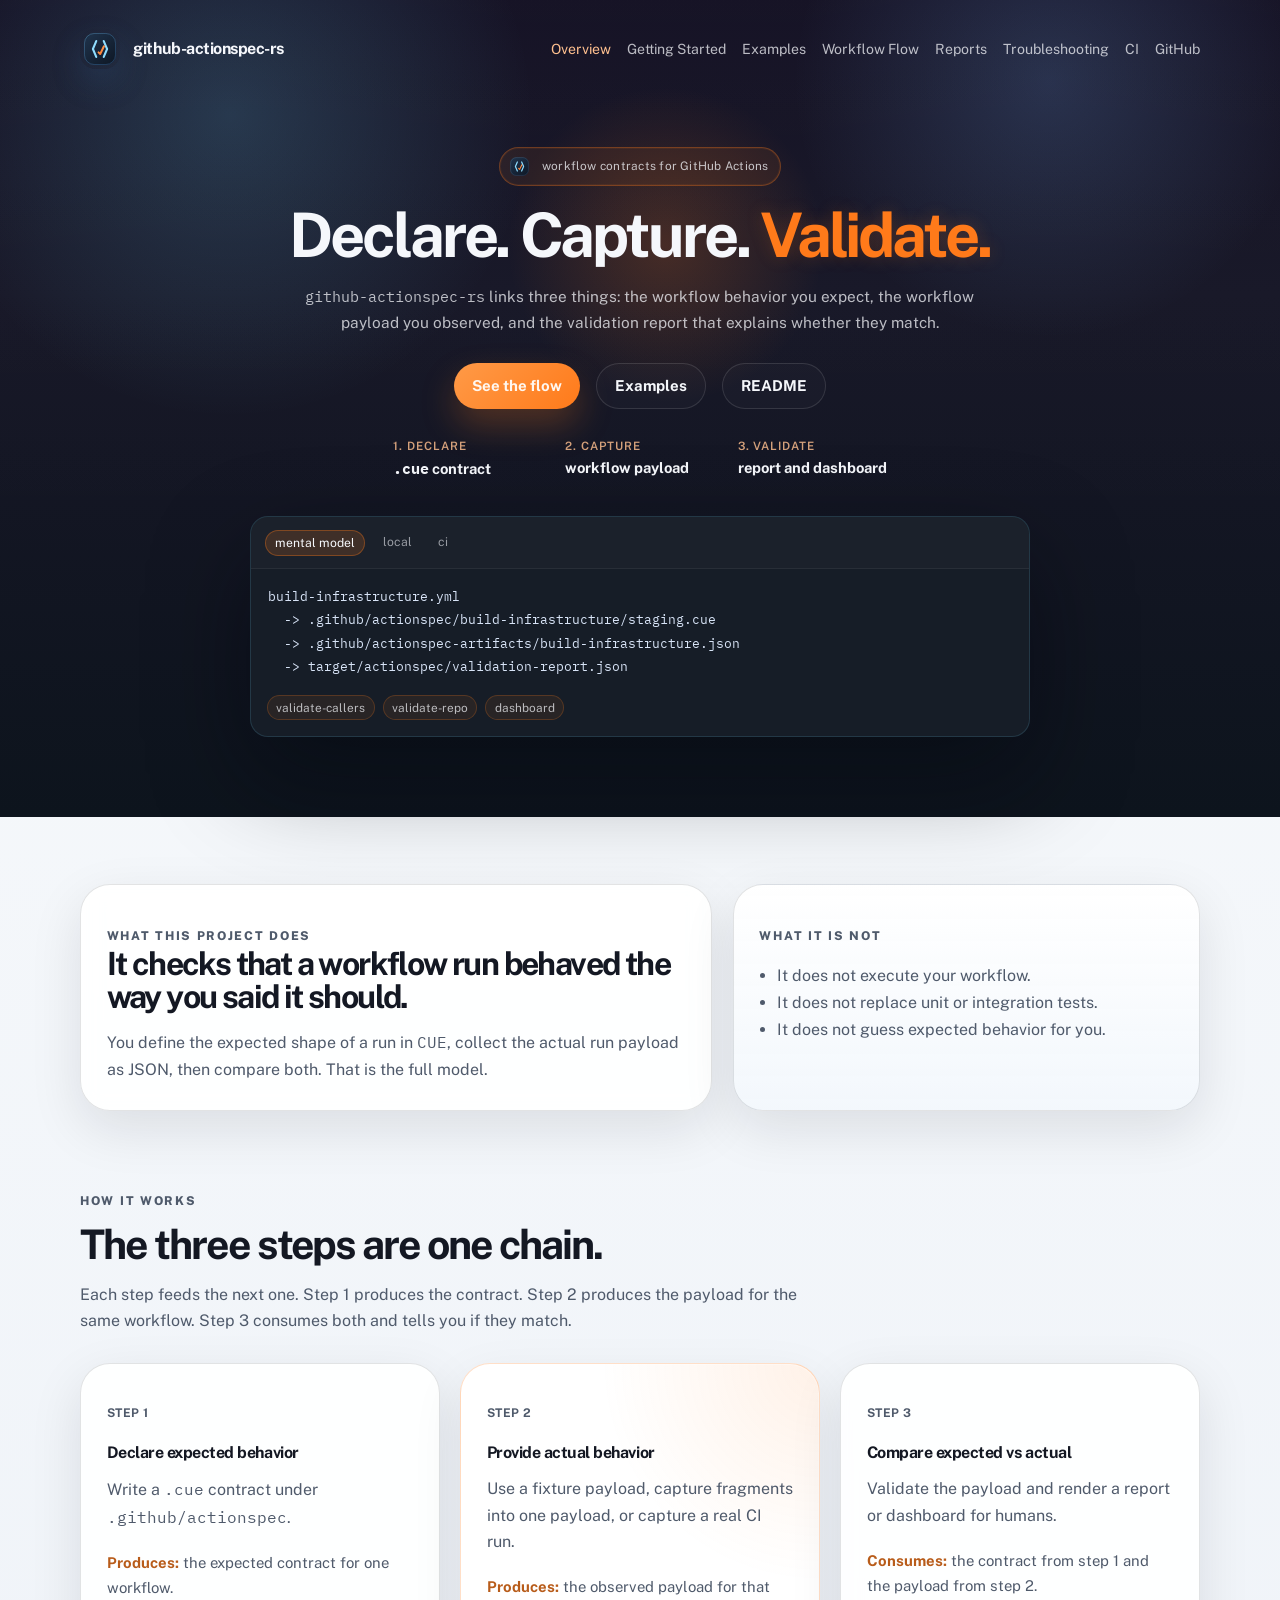
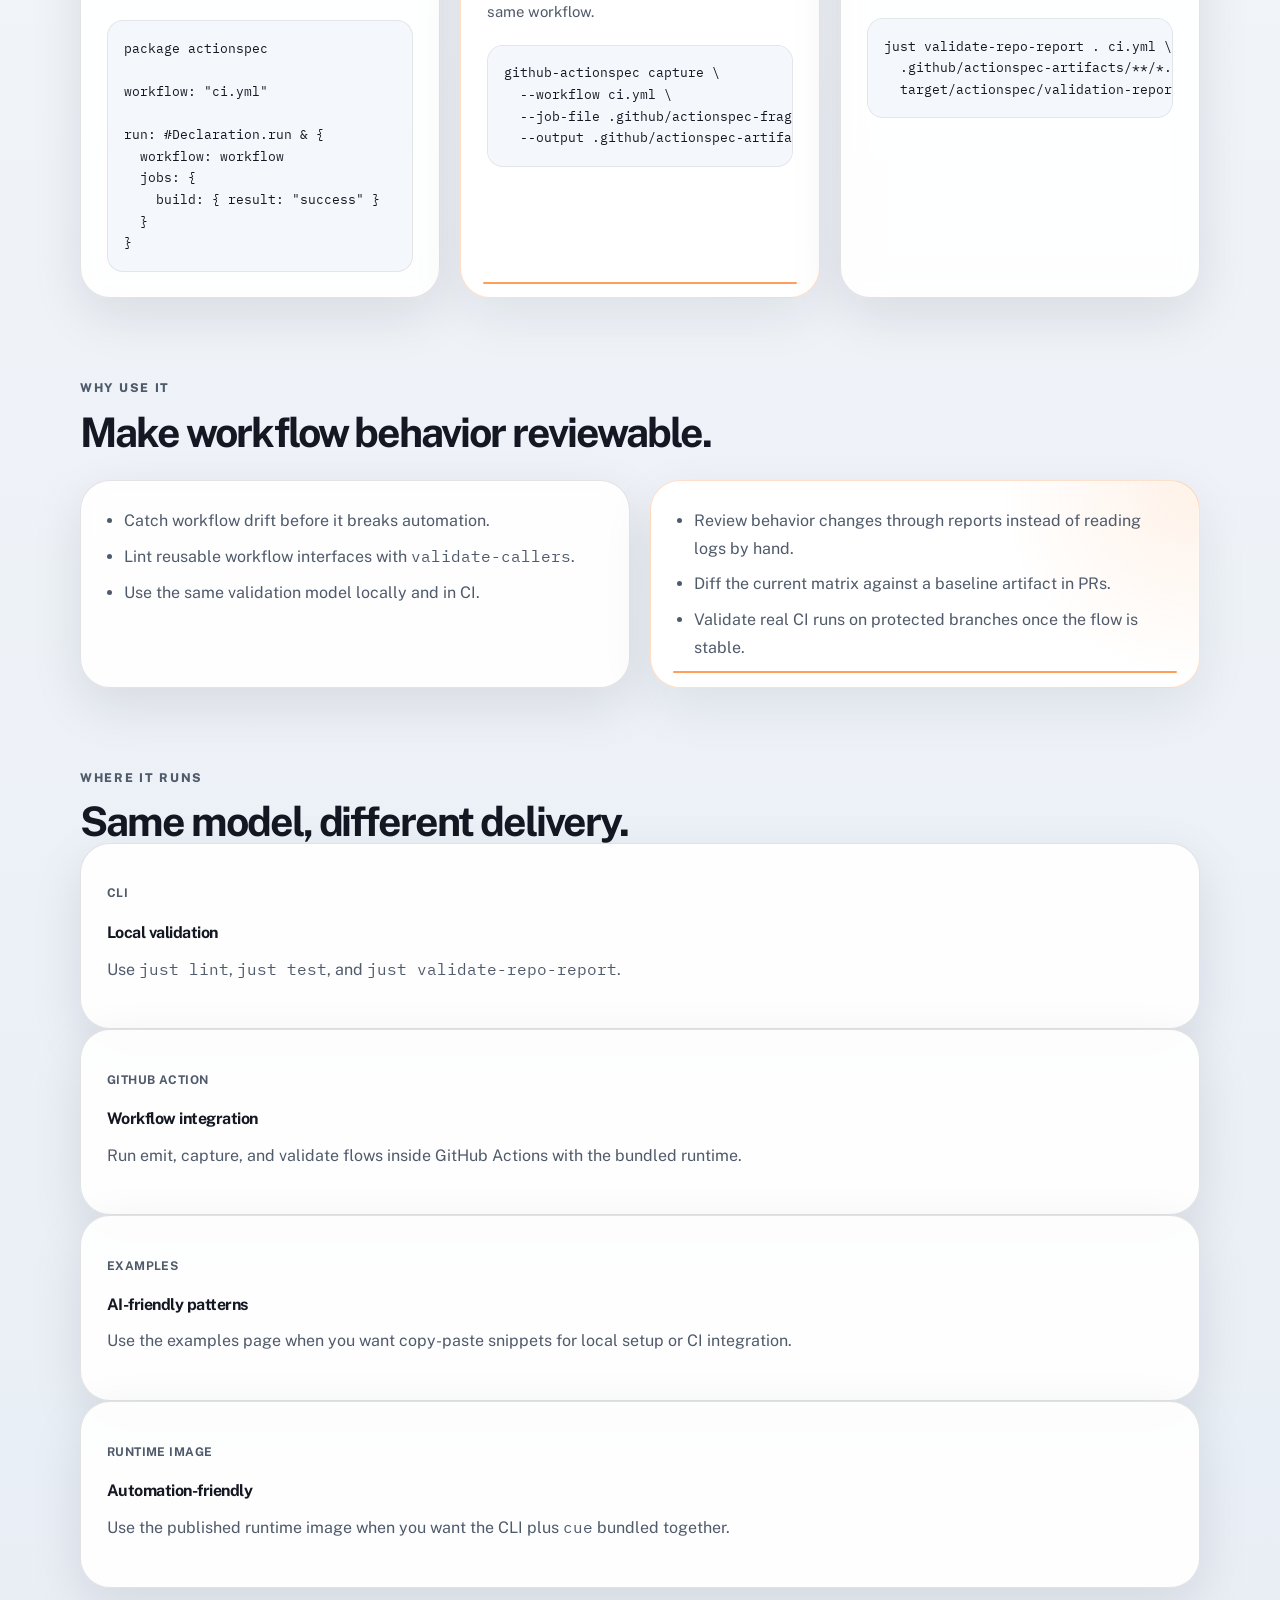
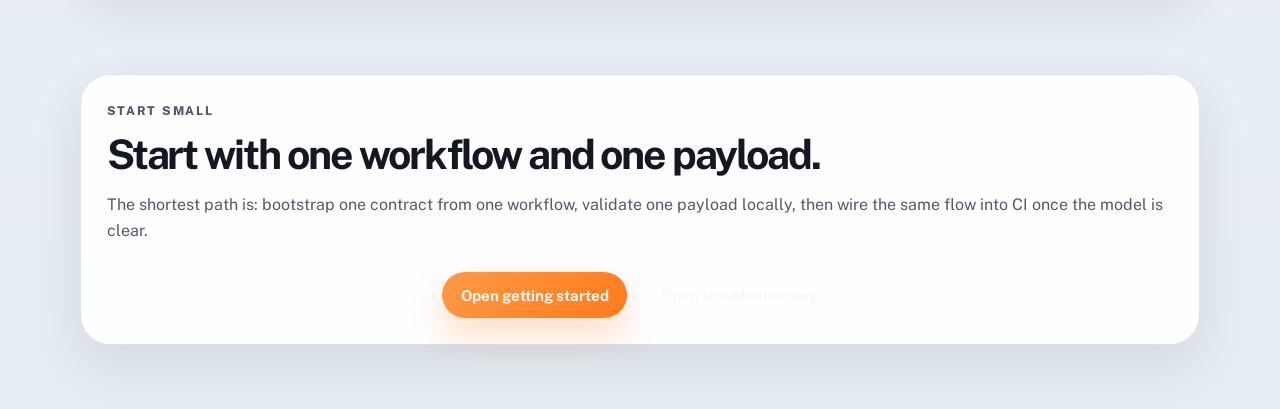
<file: docs/index.html>
<!DOCTYPE html>
<html lang="en">
  <head>
    <meta charset="utf-8" />
    <meta name="viewport" content="width=device-width, initial-scale=1" />
    <title>github-actionspec-rs</title>
    <meta
      name="description"
      content="Validate GitHub Actions workflow behavior against CUE contracts with a Rust CLI, a GitHub Action, and runtime-backed CI artifacts."
    />
    <meta property="og:title" content="github-actionspec-rs" />
    <meta
      property="og:description"
      content="Expected behavior in CUE, actual workflow payloads in JSON, validation reports and dashboards in CI."
    />
    <meta property="og:type" content="website" />
    <meta property="og:url" content="https://v4lproik.github.io/github-actionspec-rs/" />
    <link rel="preconnect" href="https://fonts.googleapis.com" />
    <link rel="preconnect" href="https://fonts.gstatic.com" crossorigin />
    <link
      href="https://fonts.googleapis.com/css2?family=IBM+Plex+Mono:wght@400;500&family=Public+Sans:wght@400;500;600;700;800&display=swap"
      rel="stylesheet"
    />
    <link rel="stylesheet" href="styles.css" />
  </head>
  <body>
    <div class="site-frame">
      <section class="hero-shell">
        <div class="page-shell">
          <header class="site-header">
            <a class="brand" href="index.html" aria-label="github-actionspec-rs home">
              <span class="brand-mark">
                <img class="brand-logo" src="logo-mark.svg" alt="" />
              </span>
              <span class="brand-text">github-actionspec-rs</span>
            </a>
            <nav class="site-nav" aria-label="Primary">
              <a class="site-nav-active" href="index.html">Overview</a>
              <a href="getting-started.html">Getting Started</a>
              <a href="examples.html">Examples</a>
              <a href="workflow-flow.html">Workflow Flow</a>
              <a href="reports.html">Reports</a>
              <a href="troubleshooting.html">Troubleshooting</a>
              <a href="ci-reference.html">CI</a>
              <a href="https://github.com/v4lproik/github-actionspec-rs">GitHub</a>
            </nav>
          </header>

          <main class="hero" id="overview">
            <div class="hero-copy hero-copy-centered">
              <div class="product-chip">
                <img class="product-chip-logo" src="logo-mark.svg" alt="" />
                <span>workflow contracts for GitHub Actions</span>
              </div>
              <h1>Declare. Capture. <span class="warm-accent">Validate.</span></h1>
              <p class="hero-text">
                <code>github-actionspec-rs</code> links three things: the workflow behavior you
                expect, the workflow payload you observed, and the validation report that explains
                whether they match.
              </p>
              <div class="hero-actions">
                <a class="button button-primary" href="#how">See the flow</a>
                <a class="button button-secondary" href="examples.html">Examples</a>
                <a
                  class="button button-secondary"
                  href="https://github.com/v4lproik/github-actionspec-rs#readme"
                >
                  README
                </a>
              </div>
              <dl class="hero-metrics">
                <div>
                  <dt>1. Declare</dt>
                  <dd><code>.cue</code> contract</dd>
                </div>
                <div>
                  <dt>2. Capture</dt>
                  <dd>workflow payload</dd>
                </div>
                <div>
                  <dt>3. Validate</dt>
                  <dd>report and dashboard</dd>
                </div>
              </dl>
            </div>

            <div class="hero-code-window" aria-label="Mental model">
              <div class="code-window-tabs">
                <span class="code-tab code-tab-active">mental model</span>
                <span class="code-tab">local</span>
                <span class="code-tab">ci</span>
              </div>
              <pre class="code-window-body"><code>build-infrastructure.yml
  -> .github/actionspec/build-infrastructure/staging.cue
  -> .github/actionspec-artifacts/build-infrastructure.json
  -> target/actionspec/validation-report.json</code></pre>
              <div class="code-window-footer">
                <span class="status-pill">validate-callers</span>
                <span class="status-pill">validate-repo</span>
                <span class="status-pill">dashboard</span>
              </div>
            </div>
          </main>
        </div>
      </section>

      <div class="page-shell page-shell-body">
        <section class="section-grid">
          <article class="summary-card">
            <p class="summary-kicker">What This Project Does</p>
            <h2>It checks that a workflow run behaved the way you said it should.</h2>
            <p>
              You define the expected shape of a run in <code>CUE</code>, collect the actual run
              payload as JSON, then compare both. That is the full model.
            </p>
          </article>
          <article class="summary-card summary-card-secondary">
            <p class="summary-kicker">What It Is Not</p>
            <ul class="clean-list">
              <li>It does not execute your workflow.</li>
              <li>It does not replace unit or integration tests.</li>
              <li>It does not guess expected behavior for you.</li>
            </ul>
          </article>
        </section>

        <section class="content-section" id="how">
          <div class="section-heading">
            <p class="eyebrow">How It Works</p>
            <h2>The three steps are one chain.</h2>
            <p>
              Each step feeds the next one. Step 1 produces the contract. Step 2 produces the
              payload for the same workflow. Step 3 consumes both and tells you if they match.
            </p>
          </div>

          <div class="step-grid">
            <article class="card">
              <p class="card-kicker">Step 1</p>
              <h3>Declare expected behavior</h3>
              <p>Write a <code>.cue</code> contract under <code>.github/actionspec</code>.</p>
              <p class="flow-io"><strong>Produces:</strong> the expected contract for one workflow.</p>
              <pre><code>package actionspec

workflow: "ci.yml"

run: #Declaration.run & {
  workflow: workflow
  jobs: {
    build: { result: "success" }
  }
}</code></pre>
            </article>

            <article class="card card-featured">
              <p class="card-kicker">Step 2</p>
              <h3>Provide actual behavior</h3>
              <p>
                Use a fixture payload, capture fragments into one payload, or capture a real CI run.
              </p>
              <p class="flow-io">
                <strong>Produces:</strong> the observed payload for that same workflow.
              </p>
              <pre><code>github-actionspec capture \
  --workflow ci.yml \
  --job-file .github/actionspec-fragments \
  --output .github/actionspec-artifacts/ci-main.json</code></pre>
            </article>

            <article class="card">
              <p class="card-kicker">Step 3</p>
              <h3>Compare expected vs actual</h3>
              <p>Validate the payload and render a report or dashboard for humans.</p>
              <p class="flow-io">
                <strong>Consumes:</strong> the contract from step 1 and the payload from step 2.
              </p>
              <pre><code>just validate-repo-report . ci.yml \
  .github/actionspec-artifacts/**/*.json \
  target/actionspec/validation-report.json</code></pre>
            </article>
          </div>
        </section>

        <section class="content-section" id="why">
          <div class="section-heading">
            <p class="eyebrow">Why Use It</p>
            <h2>Make workflow behavior reviewable.</h2>
          </div>

          <div class="doc-grid">
            <article class="card">
              <ul class="doc-list">
                <li>Catch workflow drift before it breaks automation.</li>
                <li>Lint reusable workflow interfaces with <code>validate-callers</code>.</li>
                <li>Use the same validation model locally and in CI.</li>
              </ul>
            </article>

            <article class="card card-featured">
              <ul class="doc-list">
                <li>Review behavior changes through reports instead of reading logs by hand.</li>
                <li>Diff the current matrix against a baseline artifact in PRs.</li>
                <li>Validate real CI runs on protected branches once the flow is stable.</li>
              </ul>
            </article>
          </div>
        </section>

        <section class="content-section" id="where">
          <div class="section-heading">
            <p class="eyebrow">Where It Runs</p>
            <h2>Same model, different delivery.</h2>
          </div>

          <div class="docs-grid">
            <article class="card docs-card">
              <p class="card-kicker">CLI</p>
              <h3>Local validation</h3>
              <p>Use <code>just lint</code>, <code>just test</code>, and <code>just validate-repo-report</code>.</p>
            </article>
            <article class="card docs-card">
              <p class="card-kicker">GitHub Action</p>
              <h3>Workflow integration</h3>
              <p>Run emit, capture, and validate flows inside GitHub Actions with the bundled runtime.</p>
            </article>
            <article class="card docs-card">
              <p class="card-kicker">Examples</p>
              <h3>AI-friendly patterns</h3>
              <p>Use the examples page when you want copy-paste snippets for local setup or CI integration.</p>
            </article>
            <article class="card docs-card">
              <p class="card-kicker">Runtime image</p>
              <h3>Automation-friendly</h3>
              <p>Use the published runtime image when you want the CLI plus <code>cue</code> bundled together.</p>
            </article>
          </div>
        </section>

        <section class="cta-panel">
          <p class="eyebrow">Start Small</p>
          <h2>Start with one workflow and one payload.</h2>
          <p>
            The shortest path is: bootstrap one contract from one workflow, validate one payload
            locally, then wire the same flow into CI once the model is clear.
          </p>
          <div class="hero-actions">
            <a class="button button-primary" href="getting-started.html">Open getting started</a>
            <a class="button button-secondary" href="troubleshooting.html">Open troubleshooting</a>
          </div>
        </section>
      </div>
    </div>
  </body>
</html>
</file>
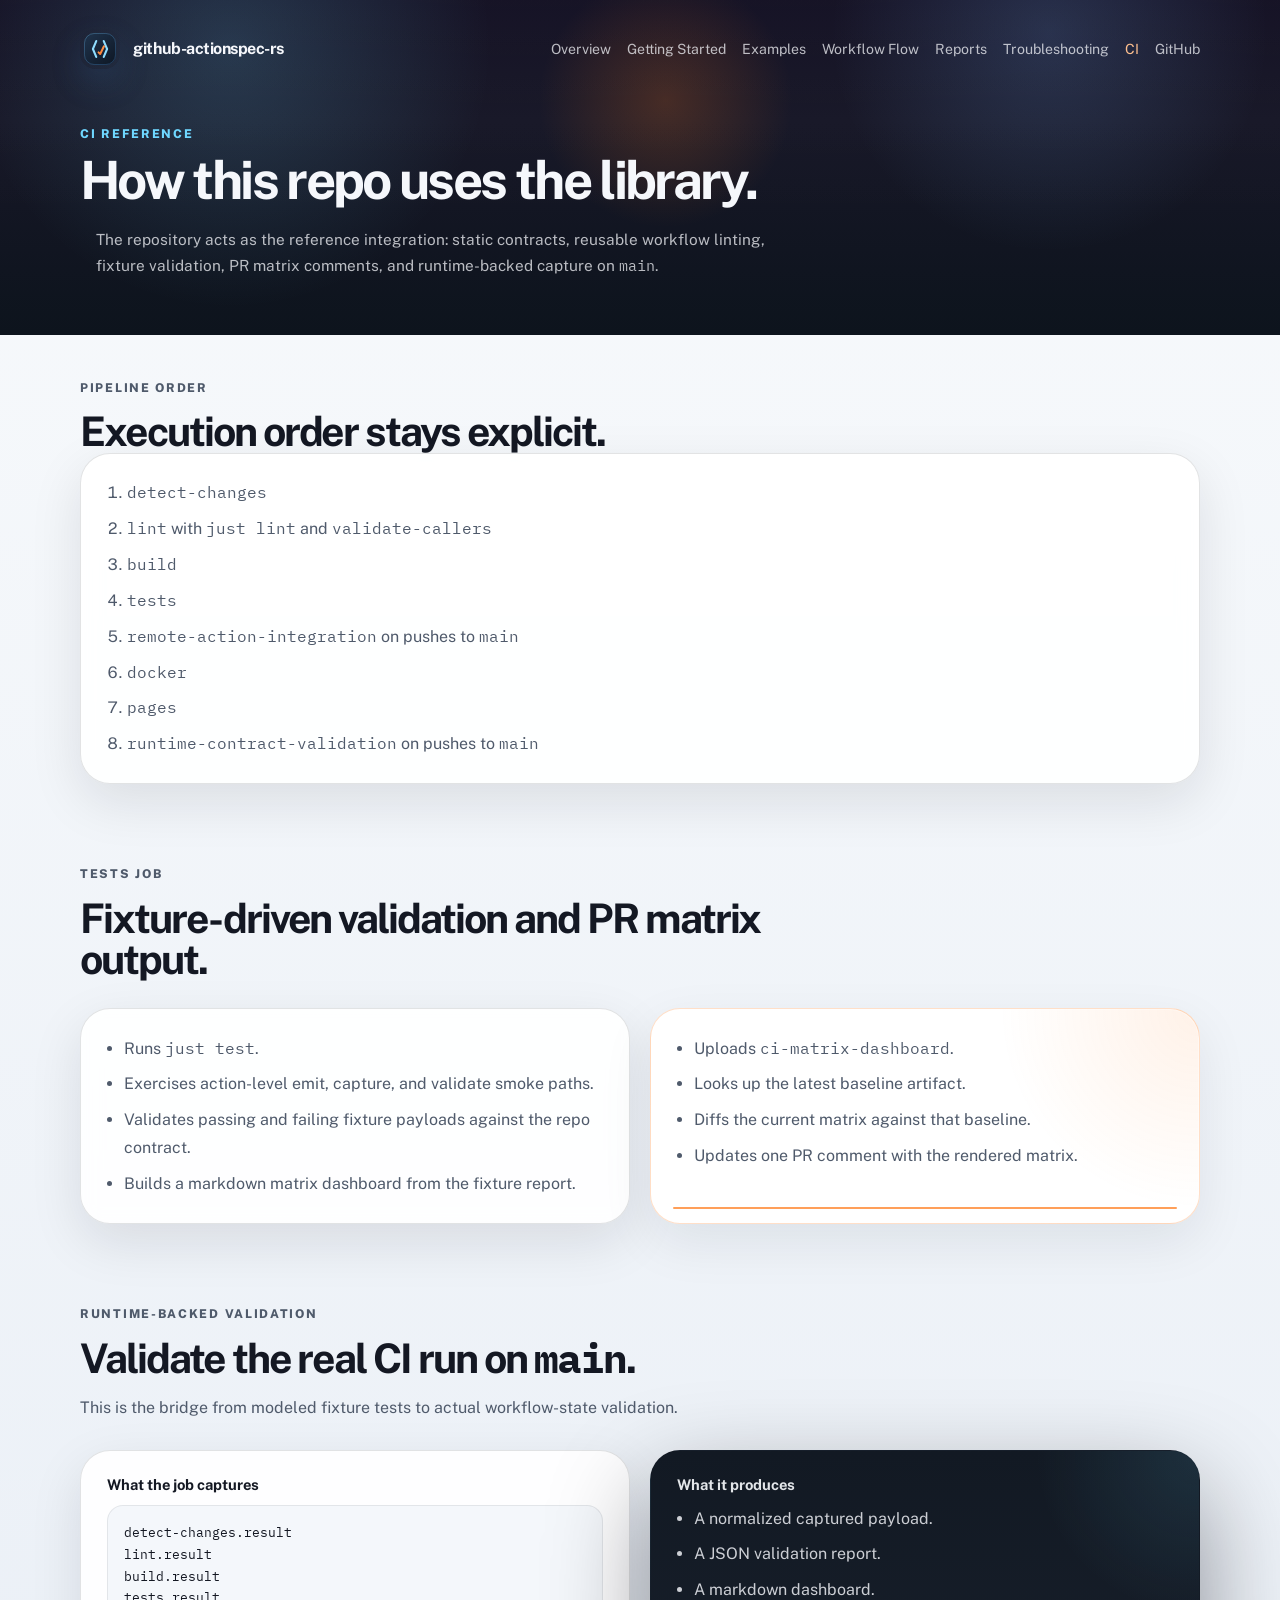
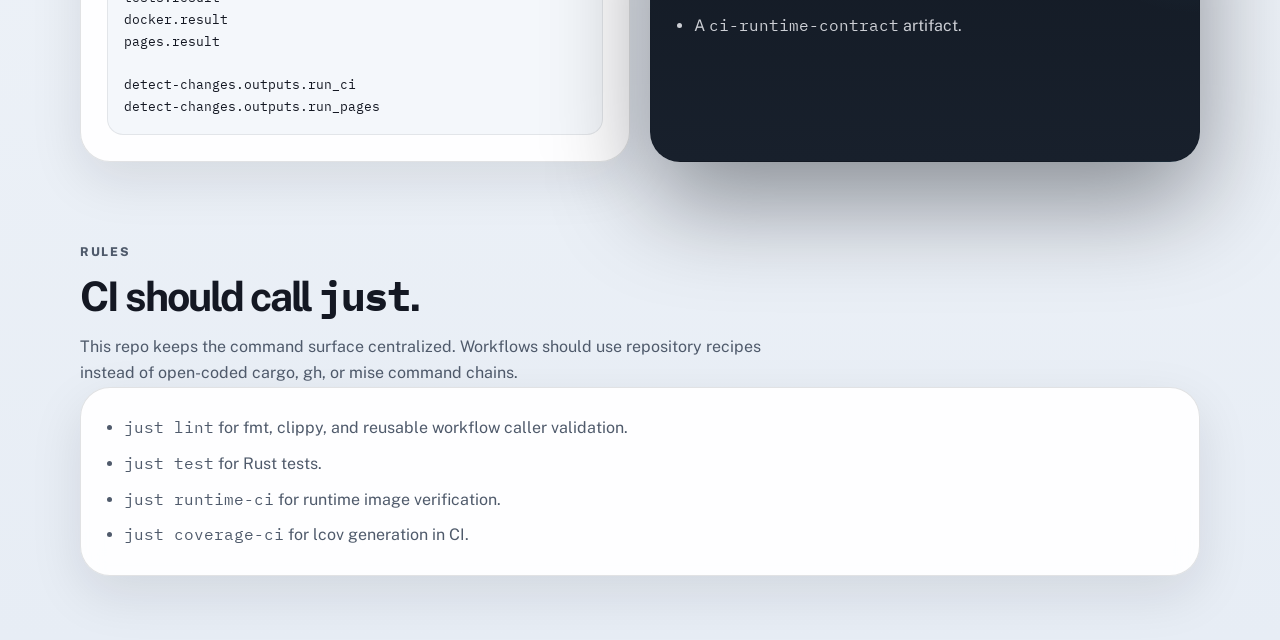
<file: docs/ci-reference.html>
<!DOCTYPE html>
<html lang="en">
  <head>
    <meta charset="utf-8" />
    <meta name="viewport" content="width=device-width, initial-scale=1" />
    <title>CI Reference | github-actionspec-rs</title>
    <meta
      name="description"
      content="Reference for how github-actionspec-rs is used in this repository's CI pipeline."
    />
    <link rel="preconnect" href="https://fonts.googleapis.com" />
    <link rel="preconnect" href="https://fonts.gstatic.com" crossorigin />
    <link
      href="https://fonts.googleapis.com/css2?family=IBM+Plex+Mono:wght@400;500&family=Public+Sans:wght@400;500;600;700;800&display=swap"
      rel="stylesheet"
    />
    <link rel="stylesheet" href="styles.css" />
  </head>
  <body>
    <div class="site-frame">
      <section class="hero-shell hero-shell-compact">
        <div class="page-shell">
          <header class="site-header">
            <a class="brand" href="index.html" aria-label="github-actionspec-rs home">
              <span class="brand-mark">
                <img class="brand-logo" src="logo-mark.svg" alt="" />
              </span>
              <span class="brand-text">github-actionspec-rs</span>
            </a>
            <nav class="site-nav" aria-label="Primary">
              <a href="index.html">Overview</a>
              <a href="getting-started.html">Getting Started</a>
              <a href="examples.html">Examples</a>
              <a href="workflow-flow.html">Workflow Flow</a>
              <a href="reports.html">Reports</a>
              <a href="troubleshooting.html">Troubleshooting</a>
              <a class="site-nav-active" href="ci-reference.html">CI</a>
              <a href="https://github.com/v4lproik/github-actionspec-rs">GitHub</a>
            </nav>
          </header>

          <main class="page-intro">
            <p class="eyebrow">CI Reference</p>
            <h1>How this repo uses the library.</h1>
            <p class="hero-text">
              The repository acts as the reference integration: static contracts, reusable workflow
              linting, fixture validation, PR matrix comments, and runtime-backed capture on
              <code>main</code>.
            </p>
          </main>
        </div>
      </section>

      <div class="page-shell page-shell-body page-shell-tight">
        <section class="content-section first-section">
          <div class="section-heading">
            <p class="eyebrow">Pipeline order</p>
            <h2>Execution order stays explicit.</h2>
          </div>

          <article class="card">
            <ol class="doc-list doc-list-numbered">
              <li><code>detect-changes</code></li>
              <li><code>lint</code> with <code>just lint</code> and <code>validate-callers</code></li>
              <li><code>build</code></li>
              <li><code>tests</code></li>
              <li><code>remote-action-integration</code> on pushes to <code>main</code></li>
              <li><code>docker</code></li>
              <li><code>pages</code></li>
              <li><code>runtime-contract-validation</code> on pushes to <code>main</code></li>
            </ol>
          </article>
        </section>

        <section class="content-section">
          <div class="section-heading">
            <p class="eyebrow">Tests job</p>
            <h2>Fixture-driven validation and PR matrix output.</h2>
          </div>

          <div class="doc-grid">
            <article class="card">
              <ul class="doc-list">
                <li>Runs <code>just test</code>.</li>
                <li>Exercises action-level emit, capture, and validate smoke paths.</li>
                <li>Validates passing and failing fixture payloads against the repo contract.</li>
                <li>Builds a markdown matrix dashboard from the fixture report.</li>
              </ul>
            </article>

            <article class="card card-featured">
              <ul class="doc-list">
                <li>Uploads <code>ci-matrix-dashboard</code>.</li>
                <li>Looks up the latest baseline artifact.</li>
                <li>Diffs the current matrix against that baseline.</li>
                <li>Updates one PR comment with the rendered matrix.</li>
              </ul>
            </article>
          </div>
        </section>

        <section class="content-section">
          <div class="section-heading">
            <p class="eyebrow">Runtime-backed validation</p>
            <h2>Validate the real CI run on <code>main</code>.</h2>
            <p>
              This is the bridge from modeled fixture tests to actual workflow-state validation.
            </p>
          </div>

          <div class="doc-grid">
            <article class="code-card">
              <p class="code-title">What the job captures</p>
              <pre><code>detect-changes.result
lint.result
build.result
tests.result
docker.result
pages.result

detect-changes.outputs.run_ci
detect-changes.outputs.run_pages</code></pre>
            </article>

            <article class="code-card code-card-dark">
              <p class="code-title">What it produces</p>
              <ul class="doc-list doc-list-inverse">
                <li>A normalized captured payload.</li>
                <li>A JSON validation report.</li>
                <li>A markdown dashboard.</li>
                <li>A <code>ci-runtime-contract</code> artifact.</li>
              </ul>
            </article>
          </div>
        </section>

        <section class="content-section">
          <div class="section-heading">
            <p class="eyebrow">Rules</p>
            <h2>CI should call <code>just</code>.</h2>
            <p>
              This repo keeps the command surface centralized. Workflows should use repository
              recipes instead of open-coded cargo, gh, or mise command chains.
            </p>
          </div>

          <article class="card">
            <ul class="doc-list">
              <li><code>just lint</code> for fmt, clippy, and reusable workflow caller validation.</li>
              <li><code>just test</code> for Rust tests.</li>
              <li><code>just runtime-ci</code> for runtime image verification.</li>
              <li><code>just coverage-ci</code> for lcov generation in CI.</li>
            </ul>
          </article>
        </section>
      </div>
    </div>
  </body>
</html>
</file>
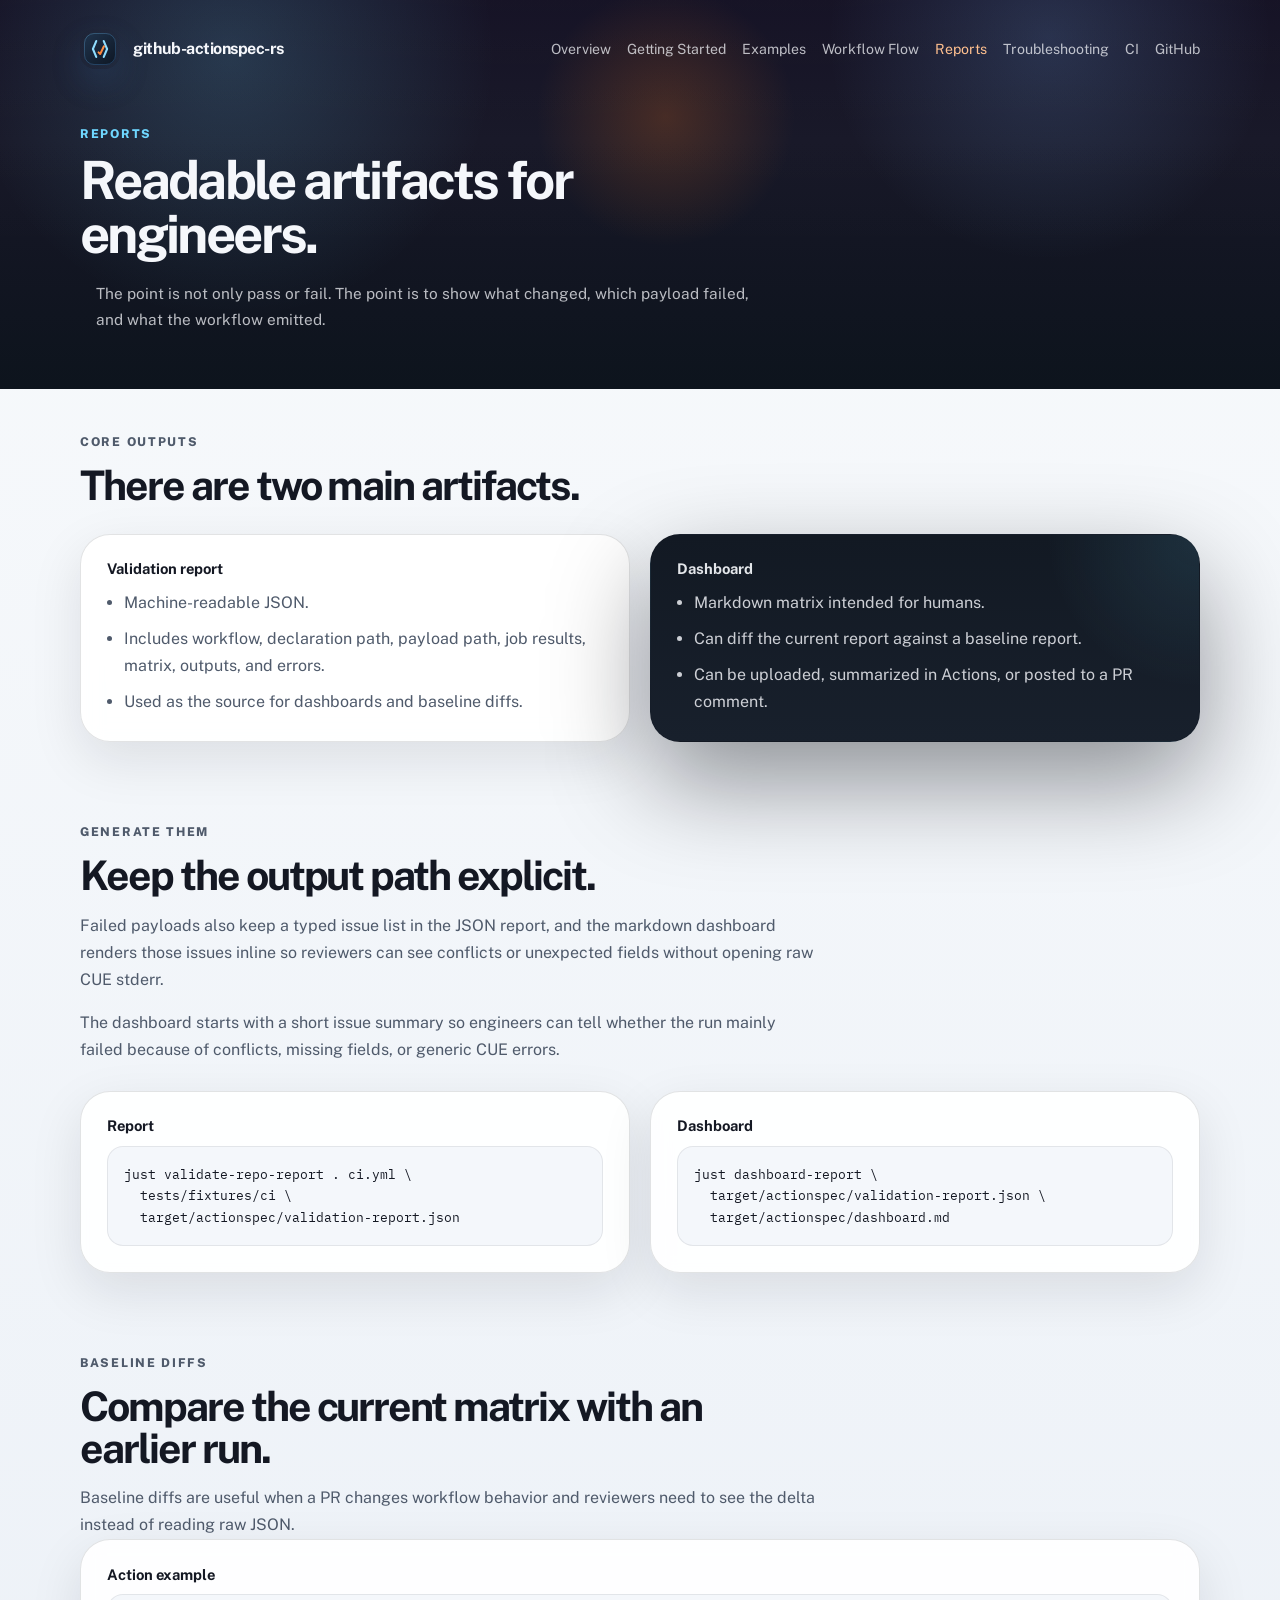
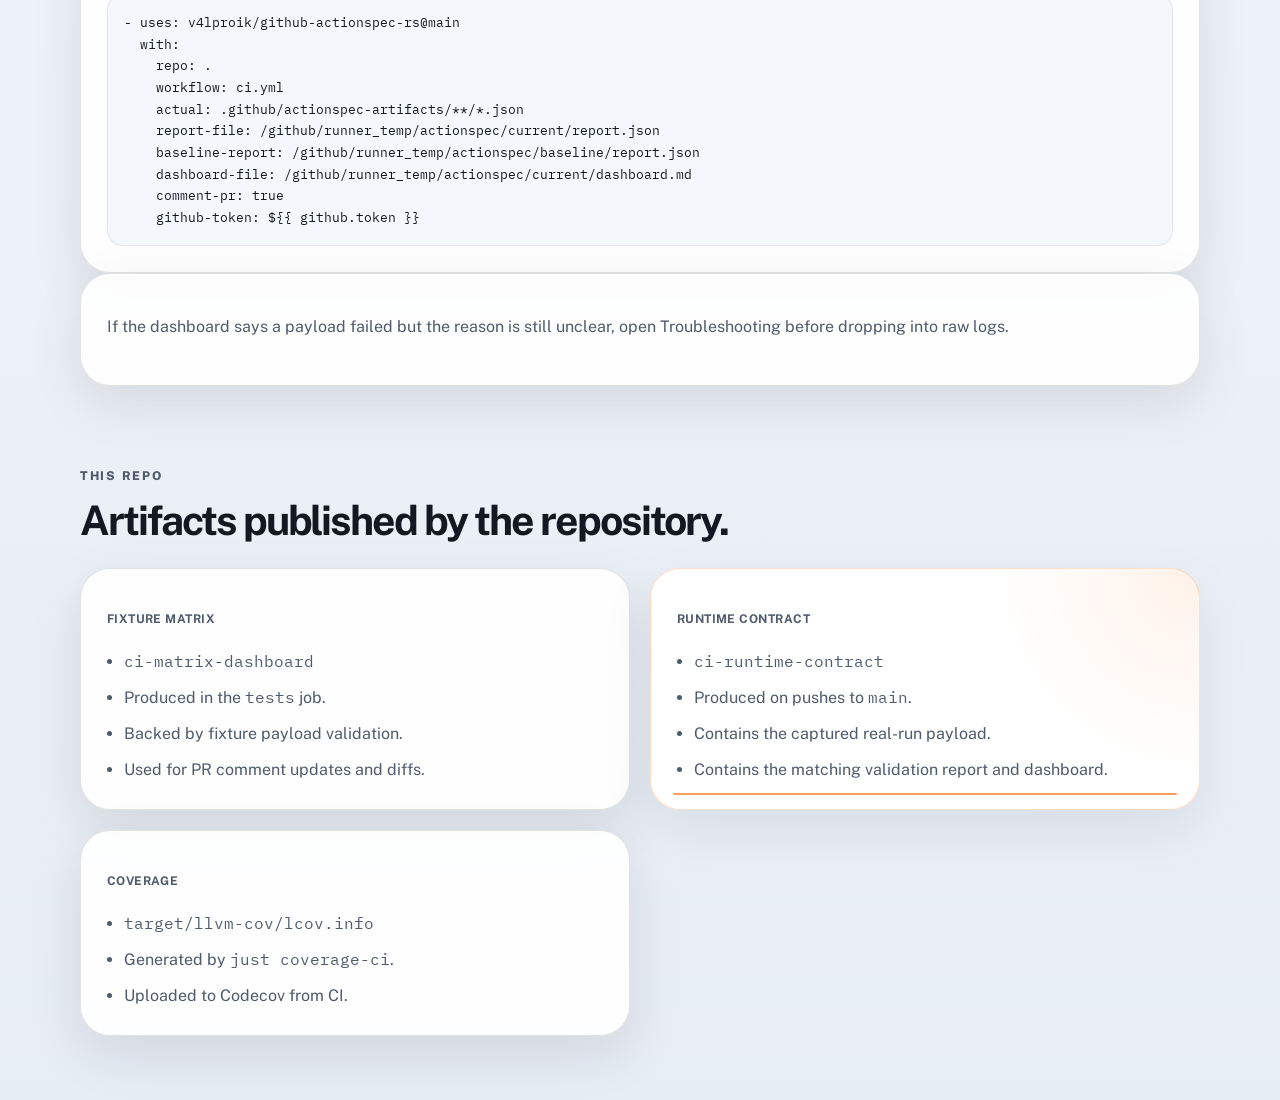
<file: docs/reports.html>
<!DOCTYPE html>
<html lang="en">
  <head>
    <meta charset="utf-8" />
    <meta name="viewport" content="width=device-width, initial-scale=1" />
    <title>Reports | github-actionspec-rs</title>
    <meta
      name="description"
      content="Understand validation reports, markdown dashboards, baseline diffs, and uploaded artifacts in github-actionspec-rs."
    />
    <link rel="preconnect" href="https://fonts.googleapis.com" />
    <link rel="preconnect" href="https://fonts.gstatic.com" crossorigin />
    <link
      href="https://fonts.googleapis.com/css2?family=IBM+Plex+Mono:wght@400;500&family=Public+Sans:wght@400;500;600;700;800&display=swap"
      rel="stylesheet"
    />
    <link rel="stylesheet" href="styles.css" />
  </head>
  <body>
    <div class="site-frame">
      <section class="hero-shell hero-shell-compact">
        <div class="page-shell">
          <header class="site-header">
            <a class="brand" href="index.html" aria-label="github-actionspec-rs home">
              <span class="brand-mark">
                <img class="brand-logo" src="logo-mark.svg" alt="" />
              </span>
              <span class="brand-text">github-actionspec-rs</span>
            </a>
            <nav class="site-nav" aria-label="Primary">
              <a href="index.html">Overview</a>
              <a href="getting-started.html">Getting Started</a>
              <a href="examples.html">Examples</a>
              <a href="workflow-flow.html">Workflow Flow</a>
              <a class="site-nav-active" href="reports.html">Reports</a>
              <a href="troubleshooting.html">Troubleshooting</a>
              <a href="ci-reference.html">CI</a>
              <a href="https://github.com/v4lproik/github-actionspec-rs">GitHub</a>
            </nav>
          </header>

          <main class="page-intro">
            <p class="eyebrow">Reports</p>
            <h1>Readable artifacts for engineers.</h1>
            <p class="hero-text">
              The point is not only pass or fail. The point is to show what changed, which payload
              failed, and what the workflow emitted.
            </p>
          </main>
        </div>
      </section>

      <div class="page-shell page-shell-body page-shell-tight">
        <section class="content-section first-section">
          <div class="section-heading">
            <p class="eyebrow">Core outputs</p>
            <h2>There are two main artifacts.</h2>
          </div>

          <div class="doc-grid">
            <article class="code-card">
              <p class="code-title">Validation report</p>
              <ul class="doc-list">
                <li>Machine-readable JSON.</li>
                <li>Includes workflow, declaration path, payload path, job results, matrix, outputs, and errors.</li>
                <li>Used as the source for dashboards and baseline diffs.</li>
              </ul>
            </article>

            <article class="code-card code-card-dark">
              <p class="code-title">Dashboard</p>
              <ul class="doc-list doc-list-inverse">
                <li>Markdown matrix intended for humans.</li>
                <li>Can diff the current report against a baseline report.</li>
                <li>Can be uploaded, summarized in Actions, or posted to a PR comment.</li>
              </ul>
            </article>
          </div>
        </section>

        <section class="content-section">
          <div class="section-heading">
            <p class="eyebrow">Generate them</p>
            <h2>Keep the output path explicit.</h2>
            <p>
              Failed payloads also keep a typed issue list in the JSON report, and the markdown
              dashboard renders those issues inline so reviewers can see conflicts or unexpected
              fields without opening raw CUE stderr.
            </p>
            <p>
              The dashboard starts with a short issue summary so engineers can tell whether the run
              mainly failed because of conflicts, missing fields, or generic CUE errors.
            </p>
          </div>

          <div class="doc-grid">
            <article class="code-card">
              <p class="code-title">Report</p>
              <pre><code>just validate-repo-report . ci.yml \
  tests/fixtures/ci \
  target/actionspec/validation-report.json</code></pre>
            </article>
            <article class="code-card">
              <p class="code-title">Dashboard</p>
              <pre><code>just dashboard-report \
  target/actionspec/validation-report.json \
  target/actionspec/dashboard.md</code></pre>
            </article>
          </div>
        </section>

        <section class="content-section">
          <div class="section-heading">
            <p class="eyebrow">Baseline diffs</p>
            <h2>Compare the current matrix with an earlier run.</h2>
            <p>
              Baseline diffs are useful when a PR changes workflow behavior and reviewers need to
              see the delta instead of reading raw JSON.
            </p>
          </div>

          <article class="code-card">
            <p class="code-title">Action example</p>
            <pre><code>- uses: v4lproik/github-actionspec-rs@main
  with:
    repo: .
    workflow: ci.yml
    actual: .github/actionspec-artifacts/**/*.json
    report-file: /github/runner_temp/actionspec/current/report.json
    baseline-report: /github/runner_temp/actionspec/baseline/report.json
    dashboard-file: /github/runner_temp/actionspec/current/dashboard.md
    comment-pr: true
    github-token: ${{ github.token }}</code></pre>
          </article>
          <article class="card">
            <p>
              If the dashboard says a payload failed but the reason is still unclear, open
              <a href="troubleshooting.html">Troubleshooting</a> before dropping into raw logs.
            </p>
          </article>
        </section>

        <section class="content-section">
          <div class="section-heading">
            <p class="eyebrow">This repo</p>
            <h2>Artifacts published by the repository.</h2>
          </div>

          <div class="doc-grid doc-grid-wide">
            <article class="card">
              <p class="card-kicker">Fixture matrix</p>
              <ul class="doc-list">
                <li><code>ci-matrix-dashboard</code></li>
                <li>Produced in the <code>tests</code> job.</li>
                <li>Backed by fixture payload validation.</li>
                <li>Used for PR comment updates and diffs.</li>
              </ul>
            </article>
            <article class="card card-featured">
              <p class="card-kicker">Runtime contract</p>
              <ul class="doc-list">
                <li><code>ci-runtime-contract</code></li>
                <li>Produced on pushes to <code>main</code>.</li>
                <li>Contains the captured real-run payload.</li>
                <li>Contains the matching validation report and dashboard.</li>
              </ul>
            </article>
            <article class="card">
              <p class="card-kicker">Coverage</p>
              <ul class="doc-list">
                <li><code>target/llvm-cov/lcov.info</code></li>
                <li>Generated by <code>just coverage-ci</code>.</li>
                <li>Uploaded to Codecov from CI.</li>
              </ul>
            </article>
          </div>
        </section>
      </div>
    </div>
  </body>
</html>
</file>
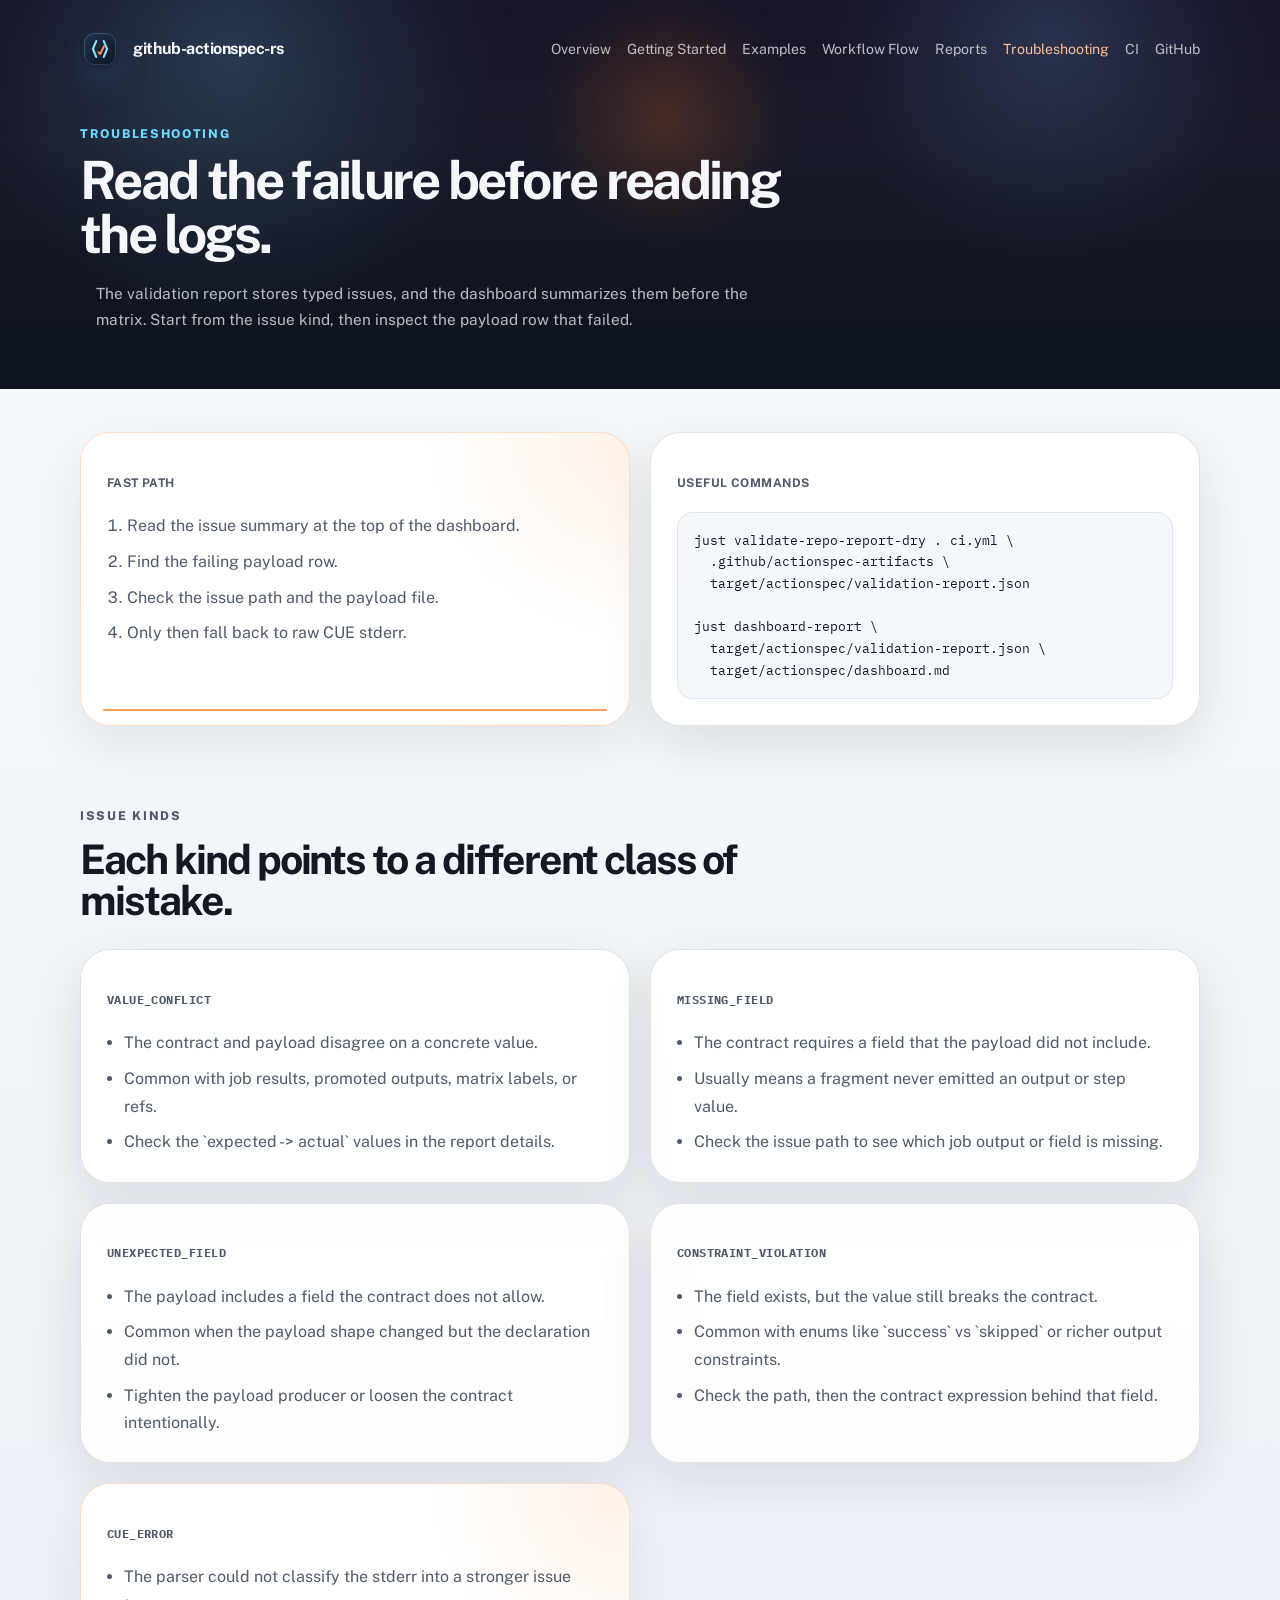
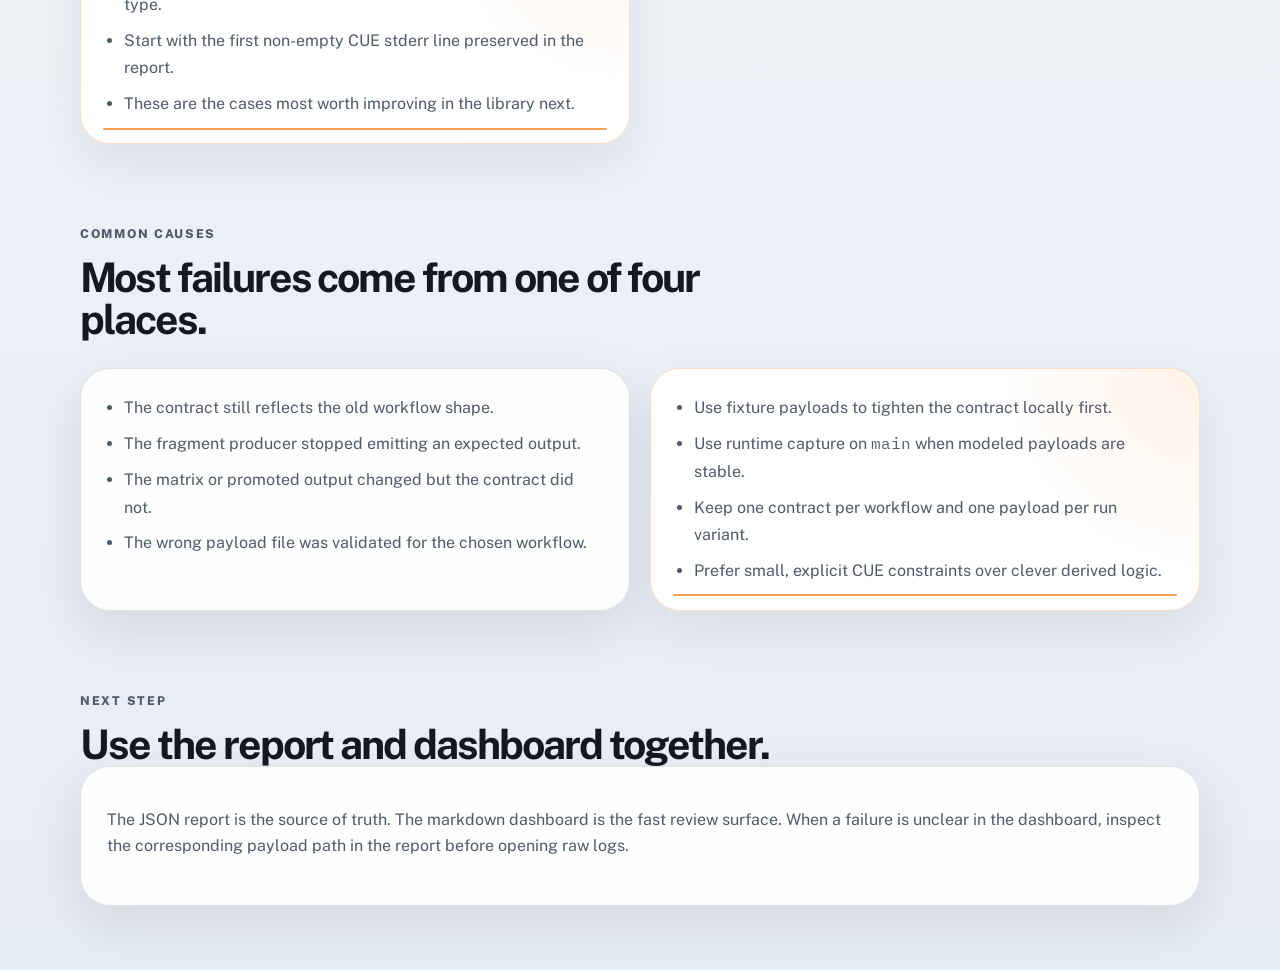
<file: docs/troubleshooting.html>
<!DOCTYPE html>
<html lang="en">
  <head>
    <meta charset="utf-8" />
    <meta name="viewport" content="width=device-width, initial-scale=1" />
    <title>Troubleshooting | github-actionspec-rs</title>
    <meta
      name="description"
      content="Understand common github-actionspec-rs validation failures and how to fix them."
    />
    <link rel="preconnect" href="https://fonts.googleapis.com" />
    <link rel="preconnect" href="https://fonts.gstatic.com" crossorigin />
    <link
      href="https://fonts.googleapis.com/css2?family=IBM+Plex+Mono:wght@400;500&family=Public+Sans:wght@400;500;600;700;800&display=swap"
      rel="stylesheet"
    />
    <link rel="stylesheet" href="styles.css" />
  </head>
  <body>
    <div class="site-frame">
      <section class="hero-shell hero-shell-compact">
        <div class="page-shell">
          <header class="site-header">
            <a class="brand" href="index.html" aria-label="github-actionspec-rs home">
              <span class="brand-mark">
                <img class="brand-logo" src="logo-mark.svg" alt="" />
              </span>
              <span class="brand-text">github-actionspec-rs</span>
            </a>
            <nav class="site-nav" aria-label="Primary">
              <a href="index.html">Overview</a>
              <a href="getting-started.html">Getting Started</a>
              <a href="examples.html">Examples</a>
              <a href="workflow-flow.html">Workflow Flow</a>
              <a href="reports.html">Reports</a>
              <a class="site-nav-active" href="troubleshooting.html">Troubleshooting</a>
              <a href="ci-reference.html">CI</a>
              <a href="https://github.com/v4lproik/github-actionspec-rs">GitHub</a>
            </nav>
          </header>

          <main class="page-intro">
            <p class="eyebrow">Troubleshooting</p>
            <h1>Read the failure before reading the logs.</h1>
            <p class="hero-text">
              The validation report stores typed issues, and the dashboard summarizes them before
              the matrix. Start from the issue kind, then inspect the payload row that failed.
            </p>
          </main>
        </div>
      </section>

      <div class="page-shell page-shell-body page-shell-tight">
        <section class="content-section first-section">
          <div class="doc-grid">
            <article class="card card-featured">
              <p class="card-kicker">Fast path</p>
              <ol class="doc-list doc-list-numbered">
                <li>Read the issue summary at the top of the dashboard.</li>
                <li>Find the failing payload row.</li>
                <li>Check the issue path and the payload file.</li>
                <li>Only then fall back to raw CUE stderr.</li>
              </ol>
            </article>
            <article class="card">
              <p class="card-kicker">Useful commands</p>
              <pre><code>just validate-repo-report-dry . ci.yml \
  .github/actionspec-artifacts \
  target/actionspec/validation-report.json

just dashboard-report \
  target/actionspec/validation-report.json \
  target/actionspec/dashboard.md</code></pre>
            </article>
          </div>
        </section>

        <section class="content-section">
          <div class="section-heading">
            <p class="eyebrow">Issue kinds</p>
            <h2>Each kind points to a different class of mistake.</h2>
          </div>

          <div class="doc-grid doc-grid-wide">
            <article class="card">
              <p class="card-kicker"><code>value_conflict</code></p>
              <ul class="doc-list">
                <li>The contract and payload disagree on a concrete value.</li>
                <li>Common with job results, promoted outputs, matrix labels, or refs.</li>
                <li>Check the `expected -> actual` values in the report details.</li>
              </ul>
            </article>
            <article class="card">
              <p class="card-kicker"><code>missing_field</code></p>
              <ul class="doc-list">
                <li>The contract requires a field that the payload did not include.</li>
                <li>Usually means a fragment never emitted an output or step value.</li>
                <li>Check the issue path to see which job output or field is missing.</li>
              </ul>
            </article>
            <article class="card">
              <p class="card-kicker"><code>unexpected_field</code></p>
              <ul class="doc-list">
                <li>The payload includes a field the contract does not allow.</li>
                <li>Common when the payload shape changed but the declaration did not.</li>
                <li>Tighten the payload producer or loosen the contract intentionally.</li>
              </ul>
            </article>
            <article class="card">
              <p class="card-kicker"><code>constraint_violation</code></p>
              <ul class="doc-list">
                <li>The field exists, but the value still breaks the contract.</li>
                <li>Common with enums like `success` vs `skipped` or richer output constraints.</li>
                <li>Check the path, then the contract expression behind that field.</li>
              </ul>
            </article>
            <article class="card card-featured">
              <p class="card-kicker"><code>cue_error</code></p>
              <ul class="doc-list">
                <li>The parser could not classify the stderr into a stronger issue type.</li>
                <li>Start with the first non-empty CUE stderr line preserved in the report.</li>
                <li>These are the cases most worth improving in the library next.</li>
              </ul>
            </article>
          </div>
        </section>

        <section class="content-section">
          <div class="section-heading">
            <p class="eyebrow">Common causes</p>
            <h2>Most failures come from one of four places.</h2>
          </div>

          <div class="doc-grid">
            <article class="card">
              <ul class="doc-list">
                <li>The contract still reflects the old workflow shape.</li>
                <li>The fragment producer stopped emitting an expected output.</li>
                <li>The matrix or promoted output changed but the contract did not.</li>
                <li>The wrong payload file was validated for the chosen workflow.</li>
              </ul>
            </article>
            <article class="card card-featured">
              <ul class="doc-list">
                <li>Use fixture payloads to tighten the contract locally first.</li>
                <li>Use runtime capture on <code>main</code> when modeled payloads are stable.</li>
                <li>Keep one contract per workflow and one payload per run variant.</li>
                <li>Prefer small, explicit CUE constraints over clever derived logic.</li>
              </ul>
            </article>
          </div>
        </section>

        <section class="content-section">
          <div class="section-heading">
            <p class="eyebrow">Next step</p>
            <h2>Use the report and dashboard together.</h2>
          </div>

          <article class="card">
            <p>
              The JSON report is the source of truth. The markdown dashboard is the fast review
              surface. When a failure is unclear in the dashboard, inspect the corresponding payload
              path in the report before opening raw logs.
            </p>
          </article>
        </section>
      </div>
    </div>
  </body>
</html>
</file>
<file: docs/styles.css>
:root {
  --bg: #e7edf5;
  --bg-soft: #f4f7fb;
  --ink: #141823;
  --ink-soft: #4f5a6b;
  --ink-inverse: #f5f7fb;
  --surface: rgba(255, 255, 255, 0.92);
  --line: rgba(20, 24, 35, 0.12);
  --line-soft: rgba(255, 255, 255, 0.08);
  --accent: #6fd7ff;
  --accent-strong: #37b8f2;
  --accent-warm: #ff7a1a;
  --accent-warm-soft: rgba(255, 122, 26, 0.2);
  --hero-top: #120f22;
  --hero-bottom: #0d141d;
  --shadow: 0 18px 52px rgba(16, 23, 34, 0.1);
  --shadow-hero: 0 40px 100px rgba(2, 5, 12, 0.42);
  --radius-xl: 30px;
  --radius-lg: 22px;
  --radius-md: 16px;
  --max-width: 1120px;
}

* {
  box-sizing: border-box;
}

html {
  scroll-behavior: smooth;
}

body {
  margin: 0;
  min-height: 100vh;
  font-family: "Public Sans", "Avenir Next", "Segoe UI", sans-serif;
  color: var(--ink);
  background: linear-gradient(180deg, #f8fafc 0%, var(--bg) 100%);
}

a {
  color: inherit;
  text-decoration: none;
}

code,
pre {
  font-family: "IBM Plex Mono", "SFMono-Regular", monospace;
}

.site-frame {
  overflow: clip;
}

.page-shell {
  width: min(calc(100% - 2rem), var(--max-width));
  margin: 0 auto;
}

.hero-shell {
  position: relative;
  color: var(--ink-inverse);
  background:
    radial-gradient(circle at 52% 30%, rgba(255, 122, 26, 0.2), transparent 18%),
    radial-gradient(circle at 18% 14%, rgba(111, 215, 255, 0.18), transparent 24%),
    radial-gradient(circle at 82% 10%, rgba(122, 182, 255, 0.18), transparent 20%),
    linear-gradient(180deg, var(--hero-top) 0%, #171727 36%, var(--hero-bottom) 100%);
}

.hero-shell::before {
  content: "";
  position: absolute;
  inset: 0;
  pointer-events: none;
  background: linear-gradient(180deg, rgba(255, 255, 255, 0.02), transparent 68%);
}

.hero-shell .page-shell {
  position: relative;
  padding: 1rem 0 5rem;
}

.hero-shell-compact .page-shell {
  padding-bottom: 3rem;
}

.page-shell-body {
  position: relative;
  z-index: 2;
  margin-top: 4.2rem;
  padding-bottom: 4rem;
}

.page-shell-tight {
  margin-top: 2.7rem;
}

.site-header {
  display: flex;
  align-items: center;
  justify-content: space-between;
  gap: 1rem;
  position: sticky;
  top: 0;
  z-index: 10;
  padding: 0.8rem 0;
}

.brand {
  display: inline-flex;
  align-items: center;
  gap: 0.84rem;
  font-weight: 700;
  letter-spacing: -0.03em;
}

.brand-mark {
  display: inline-grid;
  place-items: center;
  width: 2.5rem;
  height: 2.5rem;
  border-radius: 0.95rem;
  overflow: hidden;
  box-shadow: 0 14px 30px rgba(48, 95, 145, 0.22);
}

.brand-logo {
  display: block;
  width: 100%;
  height: 100%;
}

.brand-text {
  font-size: 1rem;
}

.site-nav {
  display: inline-flex;
  flex-wrap: wrap;
  gap: 1rem;
  color: rgba(245, 247, 251, 0.74);
  font-size: 0.88rem;
}

.site-nav a:hover,
.site-nav a:focus-visible {
  color: var(--ink-inverse);
}

.site-nav-active {
  color: #ffc08f;
}

.hero {
  display: grid;
  justify-items: center;
  margin-top: 2.65rem;
}

.page-intro {
  max-width: 44rem;
  padding: 2.8rem 0 0.5rem;
}

.page-intro h1 {
  margin: 0;
  color: var(--ink-inverse);
  font-size: clamp(2.15rem, 4.2vw, 3.3rem);
  line-height: 1.02;
  letter-spacing: -0.05em;
}

.hero-copy {
  max-width: 46rem;
  text-align: center;
}

.hero-copy-centered {
  padding-top: 1.45rem;
}

.product-chip {
  display: inline-flex;
  align-items: center;
  gap: 0.65rem;
  margin-bottom: 1.2rem;
  padding: 0.42rem 0.7rem 0.42rem 0.5rem;
  border: 1px solid rgba(255, 122, 26, 0.32);
  border-radius: 999px;
  background: rgba(255, 122, 26, 0.08);
  color: rgba(245, 247, 251, 0.76);
  font-size: 0.74rem;
  letter-spacing: 0.02em;
  box-shadow: inset 0 0 0 1px rgba(255, 122, 26, 0.08);
}

.product-chip-logo {
  display: block;
  width: 1.45rem;
  height: 1.45rem;
}

.eyebrow,
.summary-kicker {
  margin: 0 0 0.8rem;
  font-size: 0.76rem;
  font-weight: 800;
  letter-spacing: 0.14em;
  text-transform: uppercase;
}

.eyebrow {
  color: var(--accent);
}

.summary-kicker {
  color: #d56a1f;
}

.hero h1,
.section-heading h2,
.summary-card h2,
.cta-panel h2 {
  margin: 0;
  letter-spacing: -0.05em;
}

.hero h1 {
  font-size: clamp(2.55rem, 4.8vw, 4rem);
  line-height: 0.98;
}

.warm-accent {
  color: var(--accent-warm);
  text-shadow: 0 0 18px rgba(255, 122, 26, 0.22);
}

.hero-text {
  max-width: 42rem;
  margin: 1.2rem auto 0;
  color: rgba(245, 247, 251, 0.74);
  font-size: 0.96rem;
  line-height: 1.68;
}

.hero-actions {
  display: flex;
  flex-wrap: wrap;
  justify-content: center;
  gap: 0.95rem;
  margin-top: 1.7rem;
}

.button {
  display: inline-flex;
  align-items: center;
  justify-content: center;
  min-height: 2.85rem;
  padding: 0.8rem 1.15rem;
  border-radius: 999px;
  font-size: 0.94rem;
  font-weight: 700;
  transition:
    transform 150ms ease,
    background-color 150ms ease,
    border-color 150ms ease,
    color 150ms ease;
}

.button:hover,
.button:focus-visible {
  transform: translateY(-1px);
}

.button-primary {
  background: linear-gradient(135deg, #ff9a47 0%, #ff7a1a 100%);
  color: #fff7f0;
  box-shadow: 0 16px 34px rgba(255, 122, 26, 0.26);
}

.button-secondary {
  border: 1px solid rgba(255, 255, 255, 0.12);
  background: rgba(255, 255, 255, 0.02);
  color: var(--ink-inverse);
}

.hero-metrics {
  display: inline-grid;
  grid-template-columns: repeat(3, minmax(0, 1fr));
  gap: 1.45rem;
  margin: 1.9rem auto 0;
}

.hero-metrics div {
  text-align: left;
}

.hero-metrics dt {
  color: rgba(255, 192, 143, 0.82);
  font-size: 0.72rem;
  font-weight: 600;
  text-transform: uppercase;
  letter-spacing: 0.08em;
}

.hero-metrics dd {
  margin: 0.38rem 0 0;
  color: var(--ink-inverse);
  font-size: 0.92rem;
  font-weight: 700;
}

.hero-code-window {
  width: min(100%, 780px);
  margin-top: 2.35rem;
  border: 1px solid rgba(111, 215, 255, 0.14);
  border-radius: 18px;
  overflow: hidden;
  background: #161d27;
  box-shadow: var(--shadow-hero);
}

.code-window-tabs {
  display: flex;
  flex-wrap: wrap;
  gap: 0.55rem;
  padding: 0.8rem 0.9rem;
  border-bottom: 1px solid rgba(255, 255, 255, 0.06);
  background: rgba(255, 255, 255, 0.02);
}

.code-tab {
  padding: 0.28rem 0.55rem;
  border-radius: 999px;
  color: rgba(245, 247, 251, 0.58);
  font-size: 0.76rem;
}

.code-tab-active {
  background: rgba(255, 122, 26, 0.16);
  color: var(--ink-inverse);
  border: 1px solid rgba(255, 122, 26, 0.34);
}

.code-window-body {
  margin: 0;
  padding: 1rem 1.05rem 1.1rem;
  color: #d8e4f7;
  font-size: 0.84rem;
  line-height: 1.72;
  white-space: pre-wrap;
}

.code-window-footer {
  display: flex;
  flex-wrap: wrap;
  gap: 0.5rem;
  padding: 0 1rem 1rem;
}

.status-pill {
  padding: 0.26rem 0.52rem;
  border: 1px solid rgba(255, 122, 26, 0.22);
  border-radius: 999px;
  color: rgba(245, 247, 251, 0.72);
  font-size: 0.74rem;
  background: rgba(255, 122, 26, 0.08);
}

.hero-proof {
  max-width: 36rem;
  margin-top: 1.9rem;
  text-align: center;
}

.hero-proof p {
  margin: 0;
  color: rgba(245, 247, 251, 0.9);
  font-size: 1.04rem;
  line-height: 1.55;
  font-weight: 600;
}

.summary-card,
.card,
.code-card,
.cta-panel {
  border: 1px solid var(--line);
  border-radius: var(--radius-xl);
  background: var(--surface);
  box-shadow: var(--shadow);
  backdrop-filter: blur(10px);
}

.section-grid {
  display: grid;
  grid-template-columns: minmax(0, 1.15fr) minmax(280px, 0.85fr);
  gap: 1.3rem;
}

.summary-card,
.card,
.code-card,
.cta-panel {
  padding: 1.6rem;
}

.summary-kicker {
  color: #d56a1f;
}

.summary-card h2 {
  font-size: clamp(1.62rem, 2.5vw, 2.28rem);
  line-height: 1.04;
}

.summary-card p,
.section-heading p,
.card p,
.cta-panel p,
.clean-list {
  color: var(--ink-soft);
  line-height: 1.68;
}

.summary-card p {
  margin: 1rem 0 0;
}

.summary-card-secondary {
  background:
    linear-gradient(180deg, rgba(255, 255, 255, 0.96), rgba(242, 247, 252, 0.92)),
    var(--surface);
}

.summary-tags {
  display: flex;
  flex-wrap: wrap;
  gap: 0.55rem;
  margin-top: 1.35rem;
}

.summary-tags span {
  padding: 0.34rem 0.58rem;
  border: 1px solid rgba(20, 24, 35, 0.1);
  border-radius: 999px;
  background: rgba(255, 255, 255, 0.72);
  color: #4f5a6b;
  font-size: 0.74rem;
  font-weight: 600;
}

.clean-list {
  margin: 1rem 0 0;
  padding-left: 1.1rem;
}

.content-section {
  margin-top: 5rem;
}

.first-section {
  margin-top: 0;
}

.content-section-showcase {
  padding: 1.9rem;
  border: 1px solid rgba(55, 184, 242, 0.1);
  border-radius: var(--radius-xl);
  background:
    radial-gradient(circle at top right, rgba(111, 215, 255, 0.06), transparent 24%),
    linear-gradient(180deg, rgba(255, 255, 255, 0.8), rgba(244, 247, 251, 0.94));
}

.section-heading {
  max-width: 46rem;
}

.section-heading.compact {
  max-width: 33rem;
}

.section-heading h2,
.cta-panel h2 {
  font-size: clamp(1.82rem, 3.2vw, 2.55rem);
  line-height: 1.02;
}

.section-heading p:last-child {
  margin-bottom: 0;
}

.feature-grid {
  display: grid;
  grid-template-columns: repeat(3, minmax(0, 1fr));
  gap: 1.25rem;
  margin-top: 1.7rem;
  align-items: stretch;
}

.step-grid,
.doc-grid,
.pipeline-grid {
  display: grid;
  gap: 1.25rem;
  margin-top: 1.7rem;
}

.step-grid,
.pipeline-grid,
.doc-grid-wide,
.docs-grid {
  grid-template-columns: repeat(3, minmax(0, 1fr));
}

.doc-grid {
  grid-template-columns: repeat(2, minmax(0, 1fr));
}

.docs-card {
  display: block;
}

.card-kicker {
  margin: 0 0 0.72rem;
  color: #5c697b;
  font-size: 0.75rem;
  font-weight: 700;
  letter-spacing: 0.04em;
  text-transform: uppercase;
}

.card h3 {
  margin: 0;
  font-size: 1rem;
  letter-spacing: -0.03em;
}

.card p {
  margin: 0.88rem 0 1.2rem;
}

.doc-note {
  margin-top: 1.2rem;
  padding: 0.95rem 1rem;
  border: 1px solid rgba(55, 184, 242, 0.12);
  border-radius: var(--radius-md);
  background: rgba(255, 255, 255, 0.66);
  color: var(--ink-soft);
  line-height: 1.65;
}

.doc-note strong {
  color: var(--ink);
}

.card-featured {
  position: relative;
  background:
    radial-gradient(circle at top right, rgba(255, 122, 26, 0.1), transparent 34%),
    rgba(255, 255, 255, 0.97);
  border-color: rgba(255, 122, 26, 0.24);
  box-shadow:
    0 18px 52px rgba(16, 23, 34, 0.08),
    0 0 0 1px rgba(255, 255, 255, 0.35) inset;
}

.card-featured::after {
  content: "";
  position: absolute;
  inset: auto 1.35rem 0.85rem;
  height: 2px;
  border-radius: 999px;
  background: rgba(255, 122, 26, 0.72);
  opacity: 1;
}

.flow-io {
  margin-top: 0.75rem;
  color: #3f4a5e;
  font-size: 0.93rem;
}

.flow-io strong {
  color: #b85c1a;
}

.card pre,
.code-card pre {
  margin: 0;
  padding: 1.05rem;
  overflow-x: auto;
  border: 1px solid rgba(20, 24, 35, 0.08);
  border-radius: var(--radius-md);
  background: var(--bg-soft);
  color: var(--ink);
  font-size: 0.82rem;
  line-height: 1.65;
}

.two-column {
  display: grid;
  grid-template-columns: minmax(0, 0.92fr) minmax(0, 1.08fr);
  gap: 1.45rem;
  align-items: start;
}

.code-stack {
  display: grid;
  gap: 1.2rem;
}

.code-title {
  margin: 0 0 0.72rem;
  font-size: 0.92rem;
  font-weight: 700;
  color: var(--ink);
}

.code-card-dark {
  border-color: rgba(17, 24, 35, 0.08);
  background:
    radial-gradient(circle at top right, rgba(111, 215, 255, 0.12), transparent 26%),
    linear-gradient(180deg, #121923 0%, #18202c 100%);
  color: var(--ink-inverse);
  box-shadow: var(--shadow-hero);
}

.code-card-dark .code-title {
  color: rgba(245, 247, 251, 0.92);
}

.code-card-dark pre {
  border-color: rgba(255, 255, 255, 0.08);
  background: rgba(255, 255, 255, 0.04);
  color: rgba(245, 247, 251, 0.94);
}

.doc-list {
  margin: 0;
  padding-left: 1.1rem;
  color: var(--ink-soft);
  line-height: 1.72;
}

.doc-list li + li {
  margin-top: 0.52rem;
}

.doc-list-numbered {
  padding-left: 1.25rem;
}

.doc-list-inverse {
  color: rgba(245, 247, 251, 0.82);
}

.cta-panel {
  margin-top: 5.4rem;
}

@media (max-width: 1080px) {
  .section-grid,
  .feature-grid,
  .two-column,
  .step-grid,
  .doc-grid,
  .doc-grid-wide,
  .pipeline-grid,
  .docs-grid {
    grid-template-columns: 1fr;
  }

}

@media (max-width: 720px) {
  .page-shell {
    width: min(calc(100% - 1rem), var(--max-width));
  }

  .hero-shell .page-shell {
    padding: 0.9rem 0 4.4rem;
  }

  .hero-shell-compact .page-shell {
    padding-bottom: 2.3rem;
  }

  .page-shell-body {
    padding-bottom: 2.5rem;
    margin-top: 2.4rem;
  }

  .site-header {
    flex-direction: column;
    align-items: flex-start;
  }

  .site-nav {
    gap: 0.85rem;
  }

  .hero h1 {
    font-size: clamp(2.1rem, 11vw, 3rem);
  }

  .hero-text {
    font-size: 0.92rem;
  }

  .hero-metrics {
    grid-template-columns: 1fr;
    gap: 1rem;
  }

  .hero-proof p {
    font-size: 0.96rem;
  }

  .summary-card,
  .card,
  .code-card,
  .cta-panel {
    padding: 1.3rem;
  }

  .code-window-body,
  .card pre,
  .code-card pre {
    font-size: 0.76rem;
  }
}
</file>
